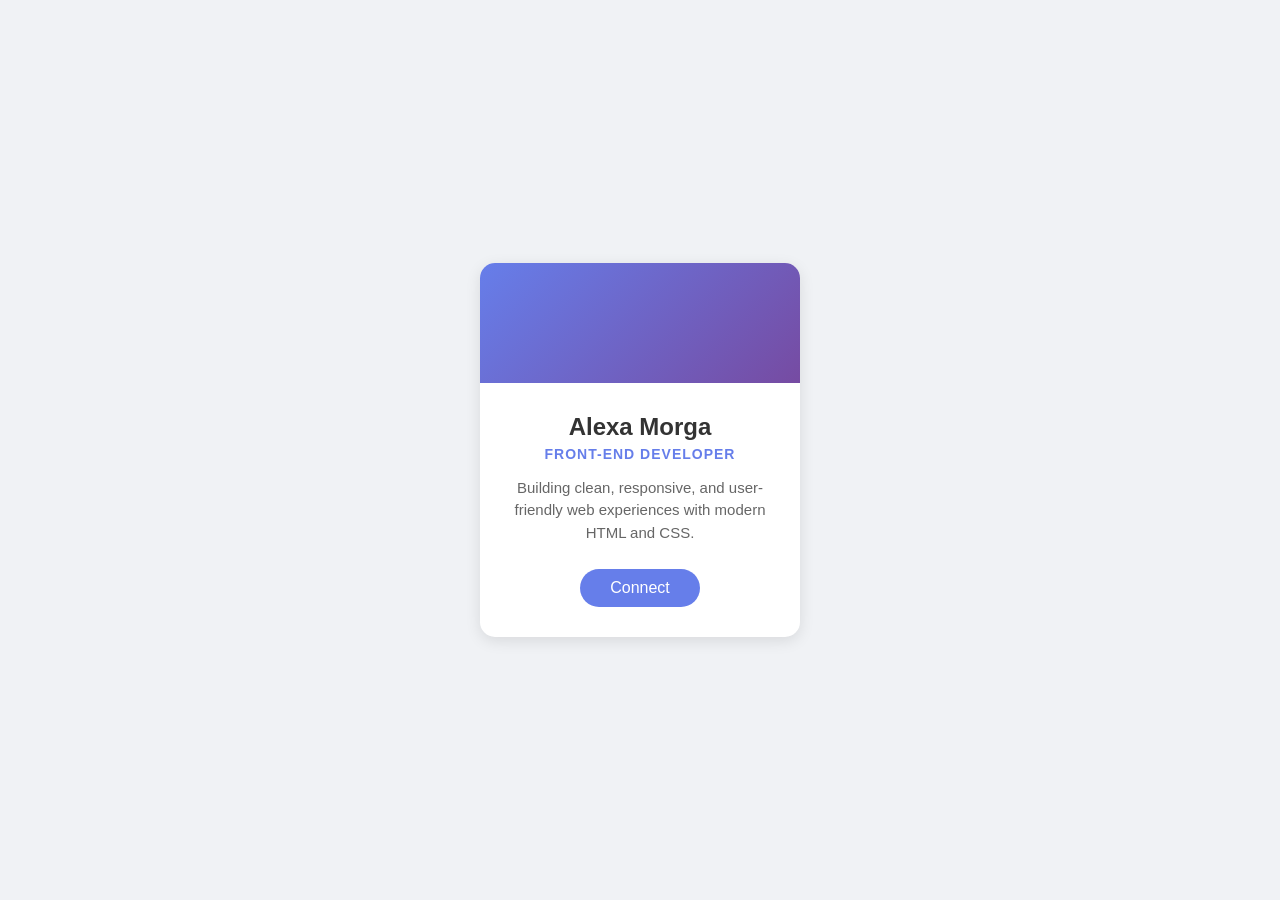
<file: index.html>
<!DOCTYPE html>
<html lang="en">
<head>
    <meta charset="UTF-8">
    <meta name="viewport" content="width=device-width, initial-scale=1.0">
    <title>Profile Card</title>
    <link rel="stylesheet" href="style.css">
</head>
<body>
    


    <div class="card">
        <div class="card-image"></div>
        <div class="card-content">
            <h2>Alexa Morga</h2>
            <p class="title">Front-End Developer</p>
            <p class="bio">Building clean, responsive, and user-friendly web experiences with modern HTML and CSS.</p>
            <a href="#" class="btn">Connect</a>
        </div>
    </div>

</body>
</html>
</file>
<file: style.css>
/* Reset default margins and padding */
* {
    margin: 0;
    padding: 0;
    box-sizing: border-box;
    font-family: 'Segoe UI', Tahoma, Geneva, Verdana, sans-serif;
}

/* Center the card on the screen */
body {
    background-color: #f0f2f5;
    display: flex;
    justify-content: center;
    align-items: center;
    min-height: 100vh;
}

/* Main card design */
.card {
    background-color: #ffffff;
    border-radius: 15px;
    box-shadow: 0 4px 15px rgba(0, 0, 0, 0.1);
    overflow: hidden;
    width: 320px;
    text-align: center;
    transition: transform 0.3s ease;
}

/* Hover effect on card */
.card:hover {
    transform: translateY(-5px);
}

/* Top placeholder image decorative element */
.card-image {
    background: linear-gradient(135deg, #667eea 0%, #764ba2 100%);
    height: 120px;
}

/* Content positioning */
.card-content {
    padding: 30px 20px;
}

.card-content h2 {
    color: #333333;
    font-size: 24px;
    margin-bottom: 5px;
}

.card-content .title {
    color: #667eea;
    font-size: 14px;
    font-weight: 600;
    text-transform: uppercase;
    letter-spacing: 1px;
    margin-bottom: 15px;
}

.card-content .bio {
    color: #666666;
    font-size: 15px;
    line-height: 1.5;
    margin-bottom: 25px;
}

/* Interactive Action Button */
.btn {
    display: inline-block;
    background-color: #667eea;
    color: #ffffff;
    text-decoration: none;
    padding: 10px 30px;
    border-radius: 25px;
    font-weight: 500;
    transition: background-color 0.3s ease;
}

.btn:hover {
    background-color: #5a6fd6;




















}
</file>
